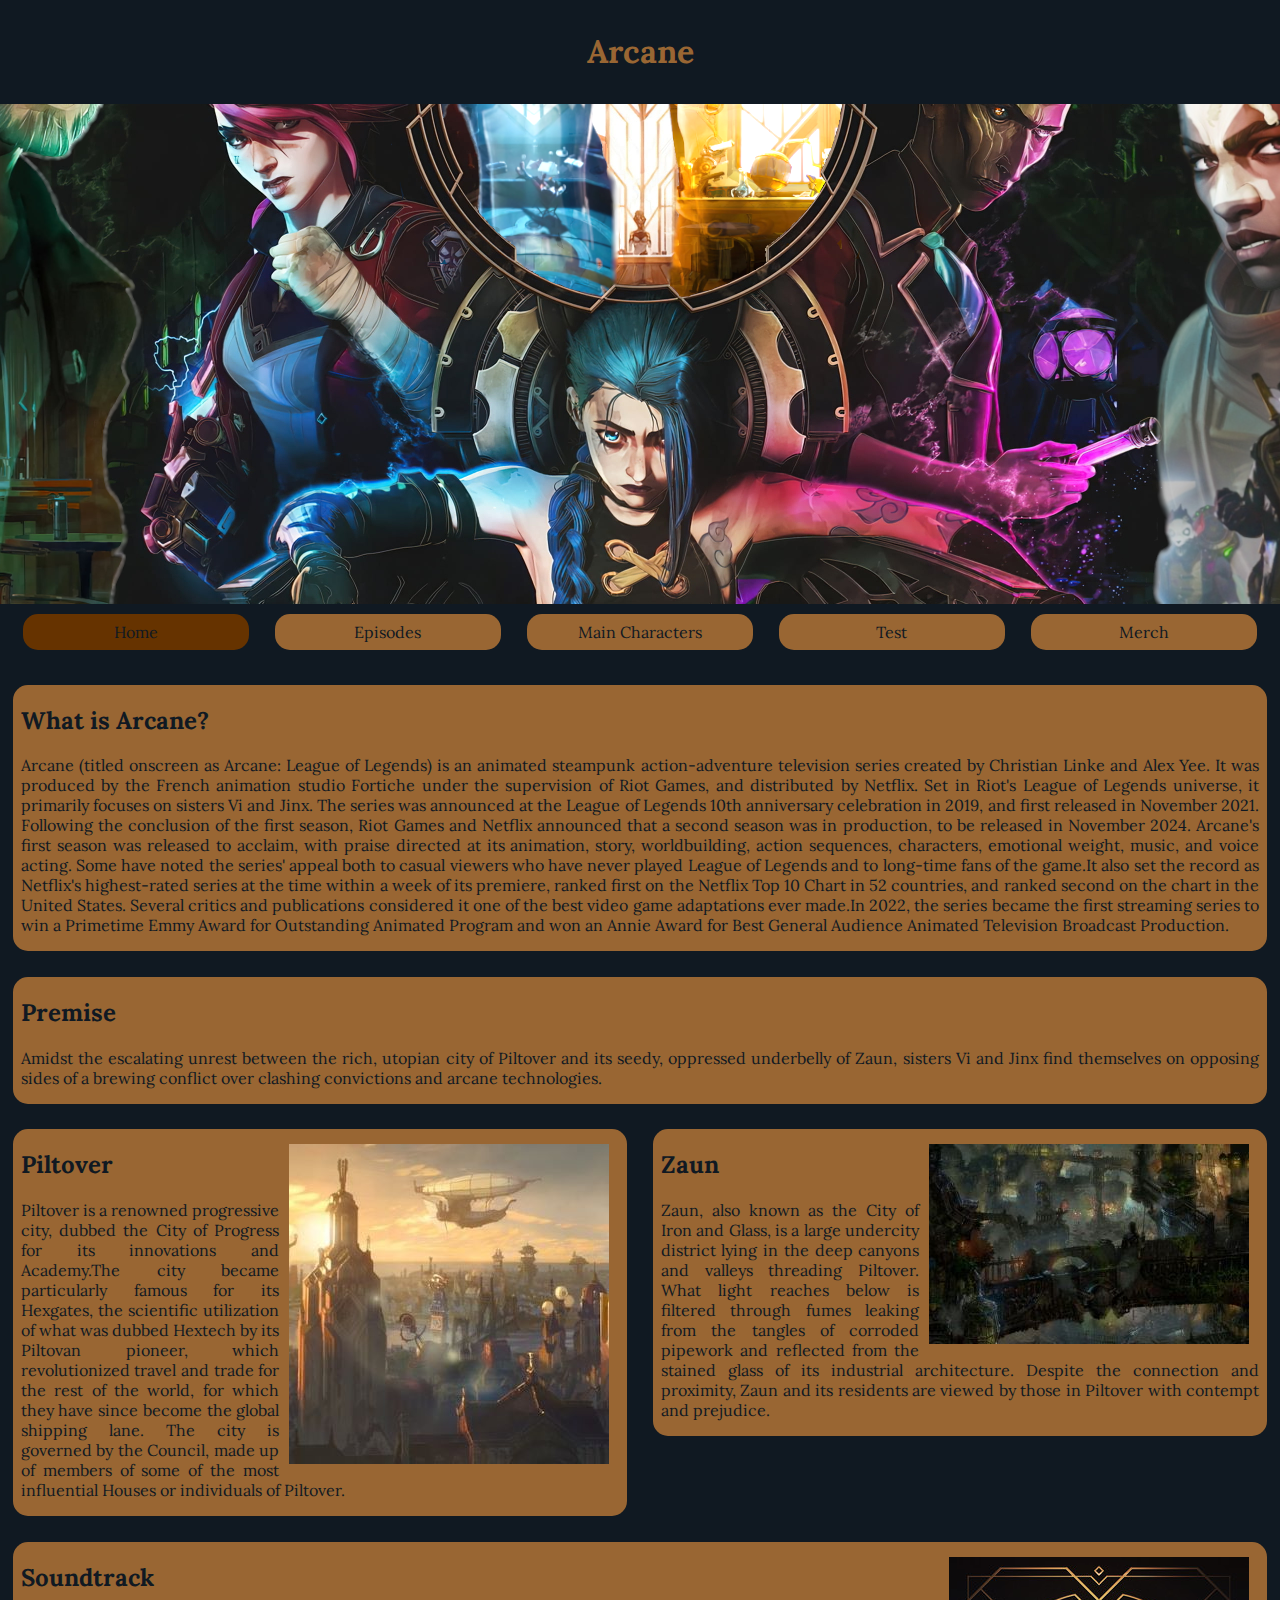
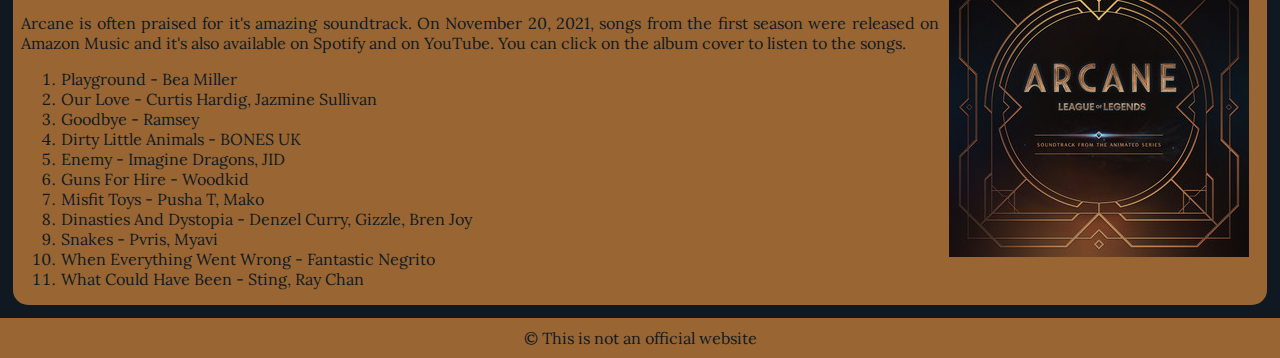
<file: index.html>
<!DOCTYPE html>
<html lang="en">
<head>
    <meta charset="UTF-8">
    <meta name="author" content="Farkas Eszter Szonja">
    <meta name="copyright" content="Csak oktatási célokra">
    <meta name="description" content="Az Arcane című sorozat bemutatása">
    <meta name="viewport" content="width=device-width, initial-scale=1.0">
    <link rel="stylesheet" href="arcane_style.css">
    <link rel="icon" href="favicon.ico" type="image/x-icon">
    <link href="https://fonts.googleapis.com/css2?family=Lora:ital,wght@1,400;1,500&display=swap" rel="stylesheet">
    <title>Arcane</title>
    
</head>
<body>

    <header>
        <h1>Arcane</h1>
    </header>

    <div class="container" id="background"></div>

    <nav>
    <ul>
       <li><a href="#" class="current">Home</a></li> 
       <li><a href="epizod.html">Episodes</a></li>
        <li><a href="karakter.html">Main Characters</a></li>
        <li><a href="teszt.html">Test</a></li>
        <li><a href="rendeles.html">Merch</a></li>
    </ul>
    </nav>
    <div class="container">
    <article>
        <h2>What is Arcane?</h2>
        <p>Arcane (titled onscreen as Arcane: League of Legends) is an animated steampunk action-adventure television series created by Christian Linke and Alex Yee. It was produced by the French animation studio Fortiche under the supervision of Riot Games, and distributed by Netflix. Set in Riot's League of Legends universe, it primarily focuses on sisters Vi and Jinx. The series was announced at the League of Legends 10th anniversary celebration in 2019, and first released in November 2021. Following the conclusion of the first season, Riot Games and Netflix announced that a second season was in production, to be released in November 2024.

            Arcane's first season was released to acclaim, with praise directed at its animation, story, worldbuilding, action sequences, characters, emotional weight, music, and voice acting. Some have noted the series' appeal both to casual viewers who have never played League of Legends and to long-time fans of the game.It also set the record as Netflix's highest-rated series at the time within a week of its premiere, ranked first on the Netflix Top 10 Chart in 52 countries, and ranked second on the chart in the United States. Several critics and publications considered it one of the best video game adaptations ever made.In 2022, the series became the first streaming series to win a Primetime Emmy Award for Outstanding Animated Program and won an Annie Award for Best General Audience Animated Television Broadcast Production.</p>
    </article>

    <article>
        <h2>Premise</h2>
        <p>Amidst the escalating unrest between the rich, utopian city of Piltover and its seedy, oppressed underbelly of Zaun, sisters Vi and Jinx find themselves on opposing sides of a brewing conflict over clashing convictions and arcane technologies.</p>
    </article>

    <article class="piltover">   
        <img src="kepek_fooldal/piltover.jpg" alt="Picture of Piltover" class="varoskep">  
        <h2>Piltover</h2> 
        <p>Piltover is a renowned progressive city, dubbed the City of Progress for its innovations and Academy.The city became particularly famous for its Hexgates, the scientific utilization of what was dubbed Hextech by its Piltovan pioneer, which revolutionized travel and trade for the rest of the world, for which they have since become the global shipping lane. The city is governed by the Council, made up of members of some of the most influential Houses or individuals of Piltover.</p>
        
    </article>

    <article class="zaun">
        <img src="kepek_fooldal/zaun.jpg" alt="Picture of Zaun" class="varoskep">
        <h2>Zaun</h2>
        <p>Zaun, also known as the City of Iron and Glass, is a large undercity district lying in the deep canyons and valleys threading Piltover. What light reaches below is filtered through fumes leaking from the tangles of corroded pipework and reflected from the stained glass of its industrial architecture. Despite the connection and proximity, Zaun and its residents are viewed by those in Piltover with contempt and prejudice.</p>
        
    </article>

    <article class="soundtrack">
        <a href="https://www.youtube.com/watch?v=eeNYBMe0dAE"><img src="kepek_fooldal/soundtrack.jpg" alt="Arcane album cover" class="albumkep"></a>
        <h2>Soundtrack</h2>
        <p>Arcane is often praised for it's amazing soundtrack. On November 20, 2021, songs from the first season were released on Amazon Music and it's also available on Spotify and on YouTube. You can click on the album cover to listen to the songs.</p>
        <ol>
            <li>Playground - Bea Miller</li>
            <li>Our Love - Curtis Hardig, Jazmine Sullivan</li>
            <li>Goodbye - Ramsey</li>
            <li>Dirty Little Animals - BONES UK</li>
            <li>Enemy - Imagine Dragons, JID</li>
            <li>Guns For Hire - Woodkid</li>
            <li>Misfit Toys - Pusha T, Mako</li>
            <li>Dinasties And Dystopia - Denzel Curry, Gizzle, Bren Joy</li>
            <li>Snakes - Pvris, Myavi</li>
            <li>When Everything Went Wrong - Fantastic Negrito</li>
            <li>What Could Have Been - Sting, Ray Chan</li>
        </ol>
        
    </article>



    </div>
    <footer>
        &copy; This is not an official website
    </footer>

</body>
</html>
</file>
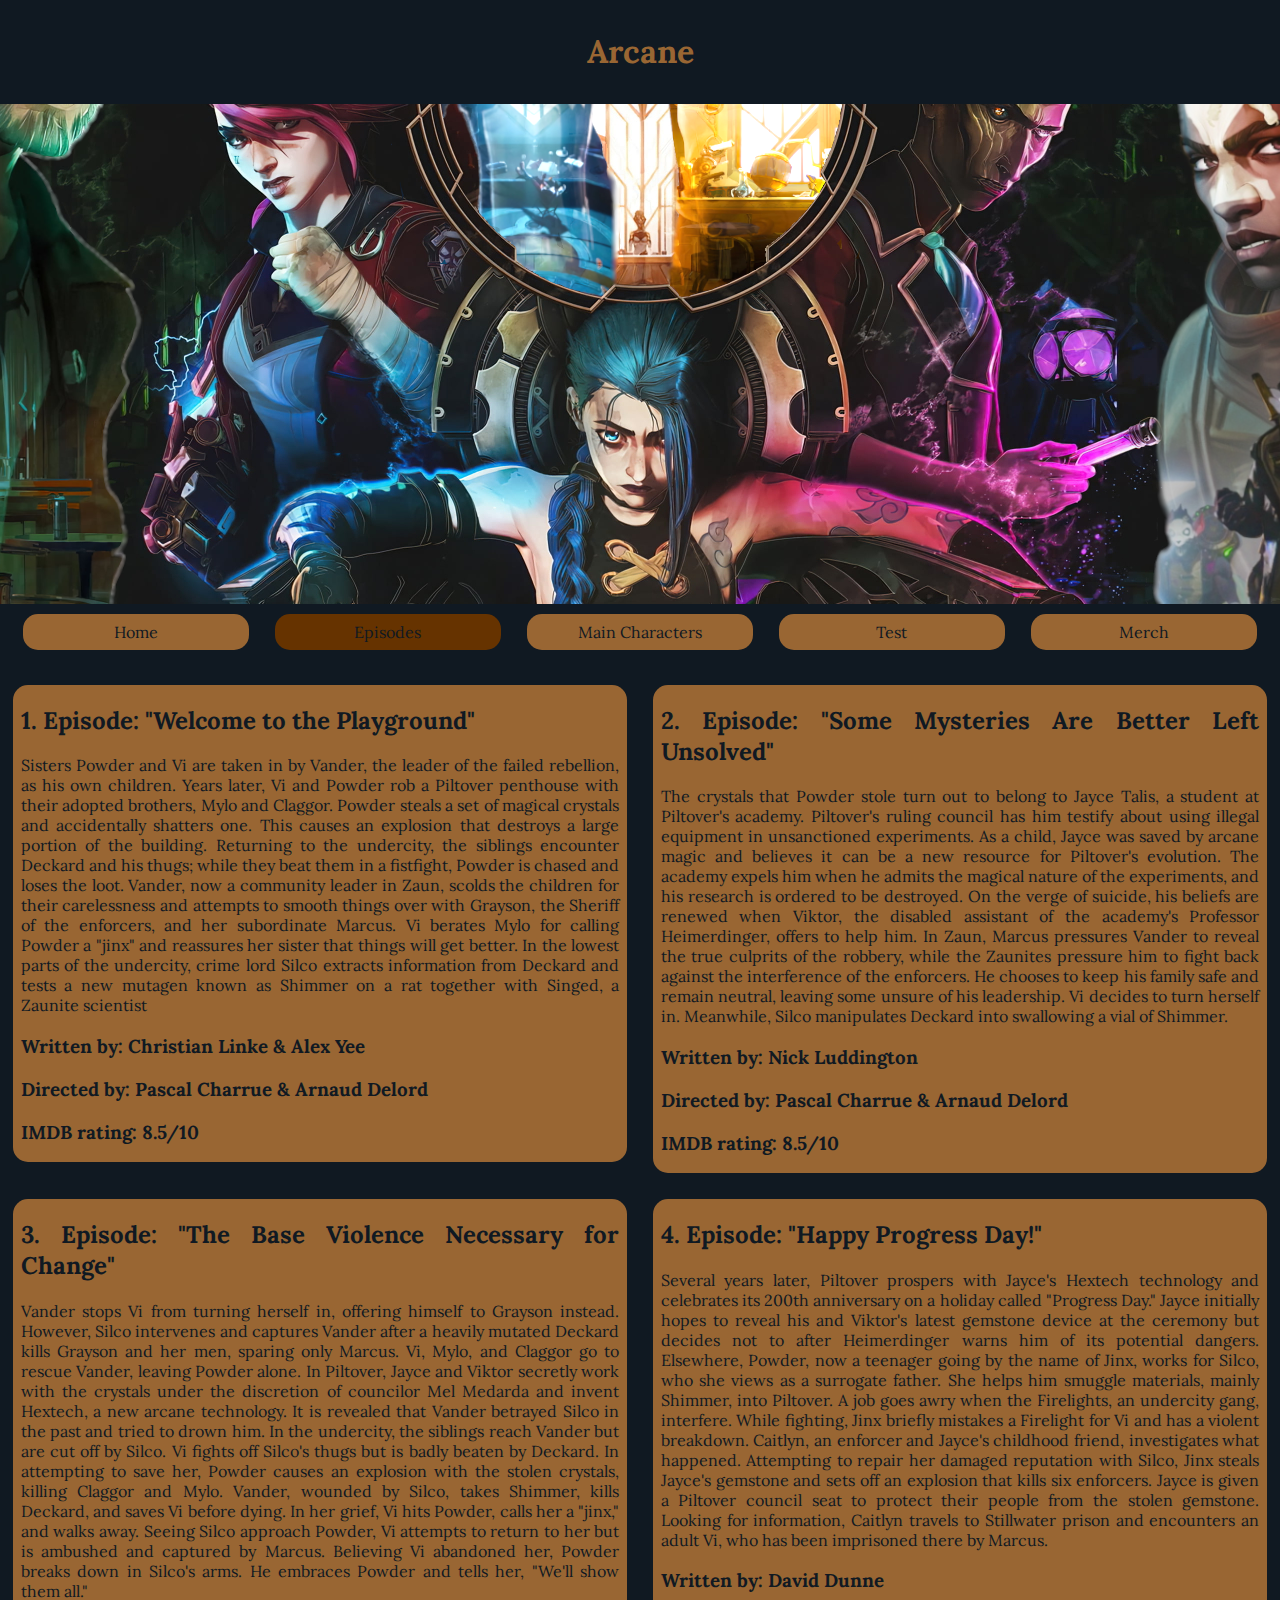
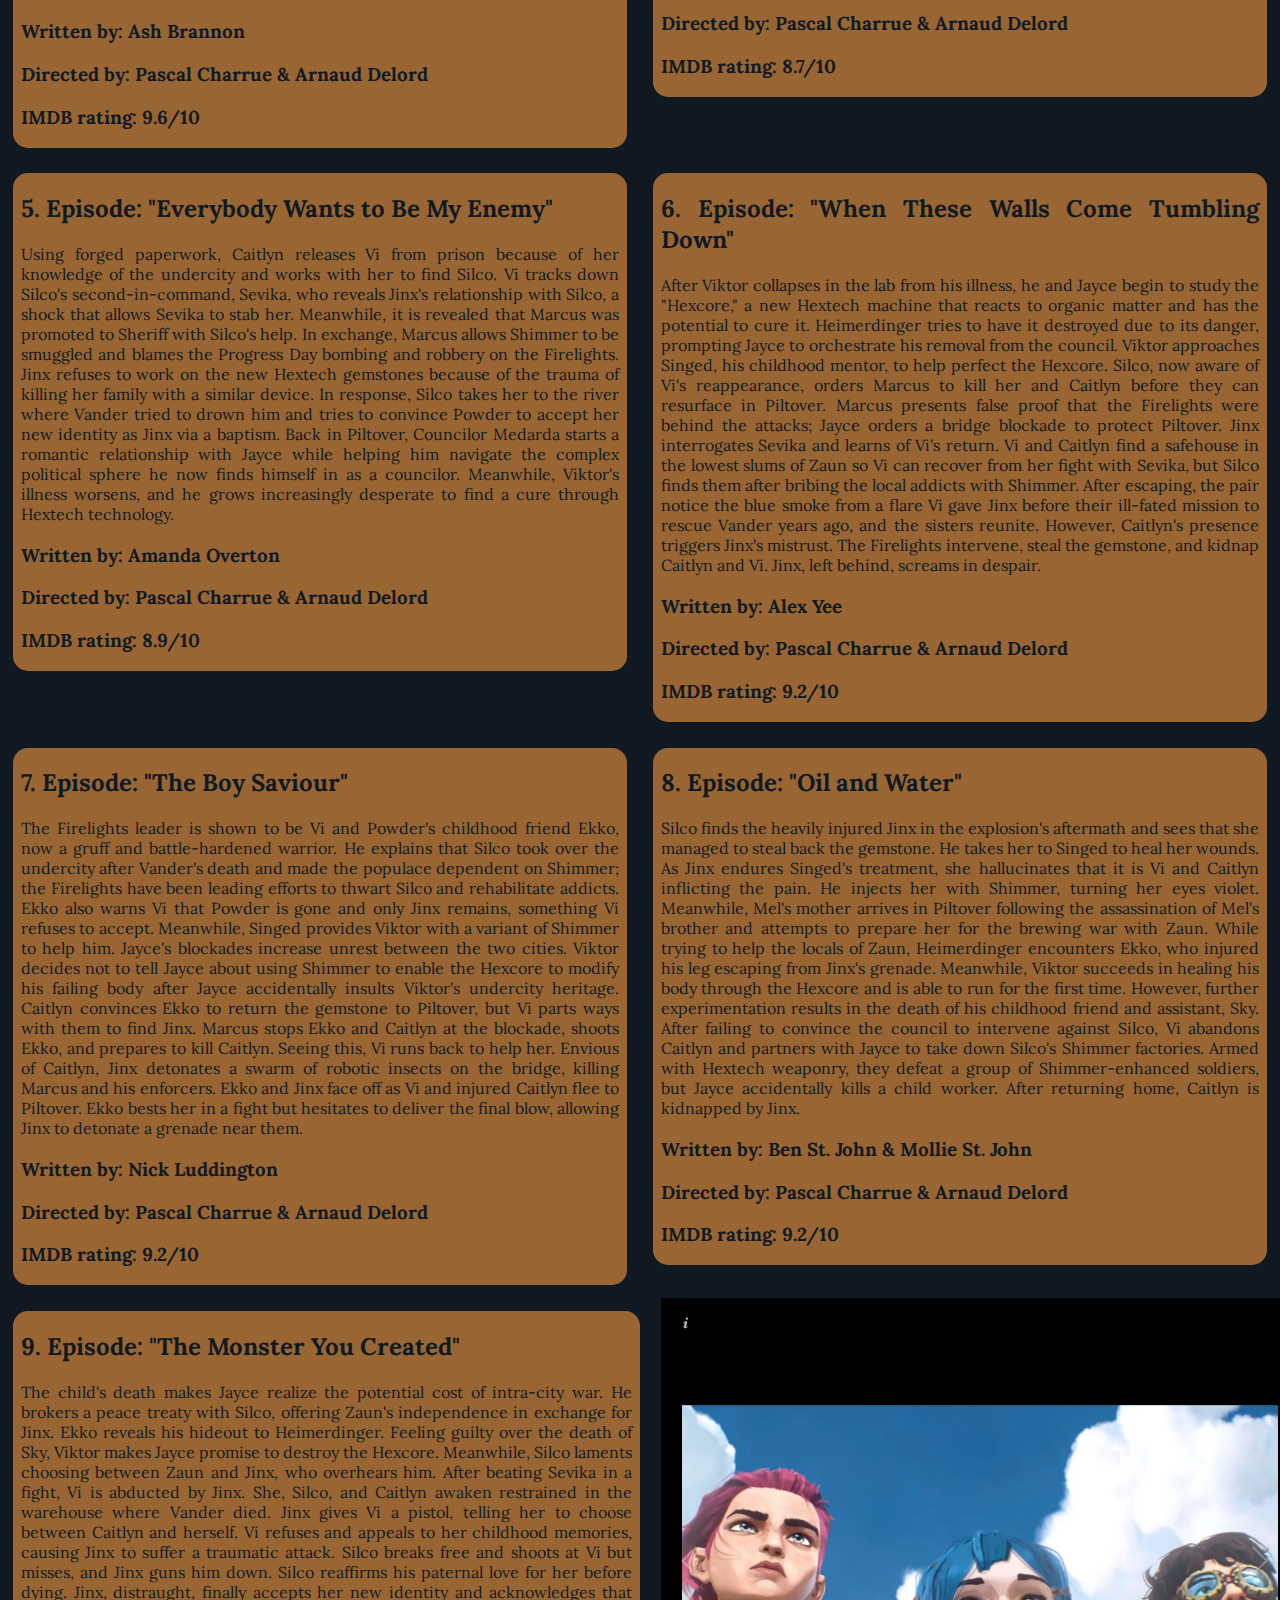
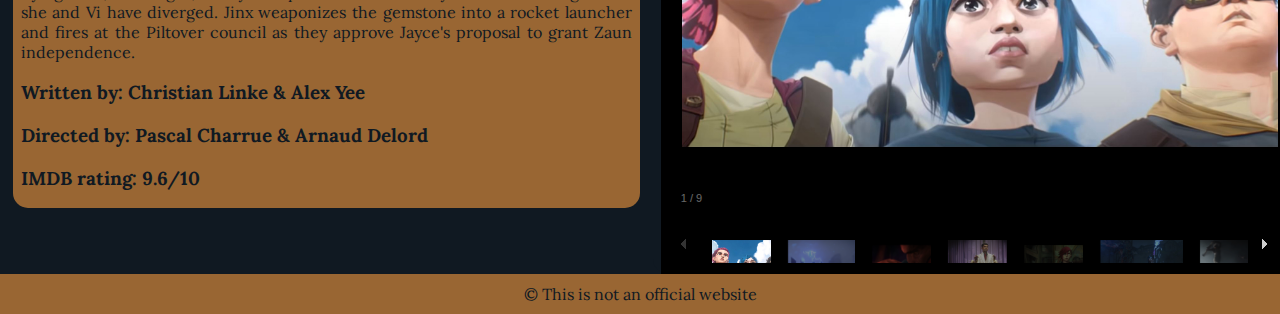
<file: epizod.html>
<!DOCTYPE html>
<html lang="en">
<head>
    <meta charset="UTF-8">
    <meta name="author" content="Farkas Eszter Szonja">
    <meta name="copyright" content="Csak oktatási célokra">
    <meta name="description" content="Az Arcane című sorozat bemutatása">
    <meta name="viewport" content="width=device-width, initial-scale=1.0">
    <link rel="stylesheet" href="arcane_style.css">
    <link rel="icon" href="favicon.ico" type="image/x-icon">
    <link href="https://fonts.googleapis.com/css2?family=Lora:ital,wght@1,400;1,500&display=swap" rel="stylesheet">

    <title>Arcane</title>
    <script src="jquery-3.7.1.min.js"></script>
    <script src="galleria-1.6.1/dist/galleria.min.js"></script>
    <script src="galleria-1.6.1/dist/themes/classic/galleria.classic.min.js">
    </script>
    <script type="text/javascript">
        $(document).ready(function () {
        $('#epizodkepek').galleria(
        width = 500,
        height = 500
     );
        });

        </script>
</head>
<body>

    <header>
        <h1>Arcane</h1>
    </header>

    <div class="container" id="background"></div>

    <nav>
    <ul>
       <li><a href="index.html" >Home</a></li> 
       <li><a href="#" class="current">Episodes</a></li>
        <li><a href="karakter.html">Main Characters</a></li>
        <li><a href="teszt.html">Test</a></li>
        <li><a href="rendeles.html">Merch</a></li>
    </ul>
    </nav>
    <div class="container">
    <article class="episode1">
        <h2>1. Episode: "Welcome to the Playground"</h2>
        <p>Sisters Powder and Vi are taken in by Vander, the leader of the failed rebellion, as his own children. Years later, Vi and Powder rob a Piltover penthouse with their adopted brothers, Mylo and Claggor. Powder steals a set of magical crystals and accidentally shatters one. This causes an explosion that destroys a large portion of the building. Returning to the undercity, the siblings encounter Deckard and his thugs; while they beat them in a fistfight, Powder is chased and loses the loot. Vander, now a community leader in Zaun, scolds the children for their carelessness and attempts to smooth things over with Grayson, the Sheriff of the enforcers, and her subordinate Marcus. Vi berates Mylo for calling Powder a "jinx" and reassures her sister that things will get better. In the lowest parts of the undercity, crime lord Silco extracts information from Deckard and tests a new mutagen known as Shimmer on a rat together with Singed, a Zaunite scientist</p>
        <h3>Written by: Christian Linke & Alex Yee</h3>
        <h3>Directed by: Pascal Charrue & Arnaud Delord</h3>
        <h3>IMDB rating: 8.5/10</h3>
    </article>

    <article class="episode2">
        <h2>2. Episode: "Some Mysteries Are Better Left Unsolved"</h2>
        <p>The crystals that Powder stole turn out to belong to Jayce Talis, a student at Piltover's academy. Piltover's ruling council has him testify about using illegal equipment in unsanctioned experiments. As a child, Jayce was saved by arcane magic and believes it can be a new resource for Piltover's evolution. The academy expels him when he admits the magical nature of the experiments, and his research is ordered to be destroyed. On the verge of suicide, his beliefs are renewed when Viktor, the disabled assistant of the academy's Professor Heimerdinger, offers to help him. In Zaun, Marcus pressures Vander to reveal the true culprits of the robbery, while the Zaunites pressure him to fight back against the interference of the enforcers. He chooses to keep his family safe and remain neutral, leaving some unsure of his leadership. Vi decides to turn herself in. Meanwhile, Silco manipulates Deckard into swallowing a vial of Shimmer.</p>
        <h3>Written by: Nick Luddington</h3>
        <h3>Directed by: Pascal Charrue & Arnaud Delord</h3>
        <h3>IMDB rating: 8.5/10</h3>
    </article>

    <article class="episode3">
        <h2>3. Episode: "The Base Violence Necessary for Change"</h2>
        <p>Vander stops Vi from turning herself in, offering himself to Grayson instead. However, Silco intervenes and captures Vander after a heavily mutated Deckard kills Grayson and her men, sparing only Marcus. Vi, Mylo, and Claggor go to rescue Vander, leaving Powder alone. In Piltover, Jayce and Viktor secretly work with the crystals under the discretion of councilor Mel Medarda and invent Hextech, a new arcane technology. It is revealed that Vander betrayed Silco in the past and tried to drown him. In the undercity, the siblings reach Vander but are cut off by Silco. Vi fights off Silco's thugs but is badly beaten by Deckard. In attempting to save her, Powder causes an explosion with the stolen crystals, killing Claggor and Mylo. Vander, wounded by Silco, takes Shimmer, kills Deckard, and saves Vi before dying. In her grief, Vi hits Powder, calls her a "jinx," and walks away. Seeing Silco approach Powder, Vi attempts to return to her but is ambushed and captured by Marcus. Believing Vi abandoned her, Powder breaks down in Silco's arms. He embraces Powder and tells her, "We'll show them all."</p>
        <h3>Written by: Ash Brannon</h3>
        <h3>Directed by: Pascal Charrue & Arnaud Delord</h3>
        <h3>IMDB rating: 9.6/10</h3>
    </article>

    <article class="episode4">
        <h2>4. Episode: "Happy Progress Day!"</h2>
        <p>Several years later, Piltover prospers with Jayce's Hextech technology and celebrates its 200th anniversary on a holiday called "Progress Day." Jayce initially hopes to reveal his and Viktor's latest gemstone device at the ceremony but decides not to after Heimerdinger warns him of its potential dangers. Elsewhere, Powder, now a teenager going by the name of Jinx, works for Silco, who she views as a surrogate father. She helps him smuggle materials, mainly Shimmer, into Piltover. A job goes awry when the Firelights, an undercity gang, interfere. While fighting, Jinx briefly mistakes a Firelight for Vi and has a violent breakdown. Caitlyn, an enforcer and Jayce's childhood friend, investigates what happened. Attempting to repair her damaged reputation with Silco, Jinx steals Jayce's gemstone and sets off an explosion that kills six enforcers. Jayce is given a Piltover council seat to protect their people from the stolen gemstone. Looking for information, Caitlyn travels to Stillwater prison and encounters an adult Vi, who has been imprisoned there by Marcus.</p>
        <h3>Written by: David Dunne</h3>
        <h3>Directed by: Pascal Charrue & Arnaud Delord</h3>
        <h3>IMDB rating: 8.7/10</h3>
    </article>

    <article class="episode5">
        <h2>5. Episode: "Everybody Wants to Be My Enemy"</h2>
        <p>Using forged paperwork, Caitlyn releases Vi from prison because of her knowledge of the undercity and works with her to find Silco. Vi tracks down Silco's second-in-command, Sevika, who reveals Jinx's relationship with Silco, a shock that allows Sevika to stab her. Meanwhile, it is revealed that Marcus was promoted to Sheriff with Silco's help. In exchange, Marcus allows Shimmer to be smuggled and blames the Progress Day bombing and robbery on the Firelights. Jinx refuses to work on the new Hextech gemstones because of the trauma of killing her family with a similar device. In response, Silco takes her to the river where Vander tried to drown him and tries to convince Powder to accept her new identity as Jinx via a baptism. Back in Piltover, Councilor Medarda starts a romantic relationship with Jayce while helping him navigate the complex political sphere he now finds himself in as a councilor. Meanwhile, Viktor's illness worsens, and he grows increasingly desperate to find a cure through Hextech technology.</p>
        <h3>Written by: Amanda Overton</h3>
        <h3>Directed by: Pascal Charrue & Arnaud Delord</h3>
        <h3>IMDB rating: 8.9/10</h3>
    </article>

    <article class="episode6">
        <h2>6. Episode: "When These Walls Come Tumbling Down"</h2>
        <p>After Viktor collapses in the lab from his illness, he and Jayce begin to study the "Hexcore," a new Hextech machine that reacts to organic matter and has the potential to cure it. Heimerdinger tries to have it destroyed due to its danger, prompting Jayce to orchestrate his removal from the council. Viktor approaches Singed, his childhood mentor, to help perfect the Hexcore. Silco, now aware of Vi's reappearance, orders Marcus to kill her and Caitlyn before they can resurface in Piltover. Marcus presents false proof that the Firelights were behind the attacks; Jayce orders a bridge blockade to protect Piltover. Jinx interrogates Sevika and learns of Vi's return. Vi and Caitlyn find a safehouse in the lowest slums of Zaun so Vi can recover from her fight with Sevika, but Silco finds them after bribing the local addicts with Shimmer. After escaping, the pair notice the blue smoke from a flare Vi gave Jinx before their ill-fated mission to rescue Vander years ago, and the sisters reunite. However, Caitlyn's presence triggers Jinx's mistrust. The Firelights intervene, steal the gemstone, and kidnap Caitlyn and Vi. Jinx, left behind, screams in despair.</p>
        <h3>Written by: Alex Yee</h3>
        <h3>Directed by: Pascal Charrue & Arnaud Delord</h3>
        <h3>IMDB rating: 9.2/10</h3>
    </article>

    <article class="episode7">
        <h2>7. Episode: "The Boy Saviour"</h2>
        <p>The Firelights leader is shown to be Vi and Powder's childhood friend Ekko, now a gruff and battle-hardened warrior. He explains that Silco took over the undercity after Vander's death and made the populace dependent on Shimmer; the Firelights have been leading efforts to thwart Silco and rehabilitate addicts. Ekko also warns Vi that Powder is gone and only Jinx remains, something Vi refuses to accept. Meanwhile, Singed provides Viktor with a variant of Shimmer to help him. Jayce's blockades increase unrest between the two cities. Viktor decides not to tell Jayce about using Shimmer to enable the Hexcore to modify his failing body after Jayce accidentally insults Viktor's undercity heritage. Caitlyn convinces Ekko to return the gemstone to Piltover, but Vi parts ways with them to find Jinx. Marcus stops Ekko and Caitlyn at the blockade, shoots Ekko, and prepares to kill Caitlyn. Seeing this, Vi runs back to help her. Envious of Caitlyn, Jinx detonates a swarm of robotic insects on the bridge, killing Marcus and his enforcers. Ekko and Jinx face off as Vi and injured Caitlyn flee to Piltover. Ekko bests her in a fight but hesitates to deliver the final blow, allowing Jinx to detonate a grenade near them.</p>
        <h3>Written by: Nick Luddington</h3>
        <h3>Directed by: Pascal Charrue & Arnaud Delord</h3>
        <h3>IMDB rating: 9.2/10</h3>
    </article>

    <article class="episode8">
        <h2>8. Episode: "Oil and Water"</h2>
        <p>Silco finds the heavily injured Jinx in the explosion's aftermath and sees that she managed to steal back the gemstone. He takes her to Singed to heal her wounds. As Jinx endures Singed's treatment, she hallucinates that it is Vi and Caitlyn inflicting the pain. He injects her with Shimmer, turning her eyes violet. Meanwhile, Mel's mother arrives in Piltover following the assassination of Mel's brother and attempts to prepare her for the brewing war with Zaun. While trying to help the locals of Zaun, Heimerdinger encounters Ekko, who injured his leg escaping from Jinx's grenade. Meanwhile, Viktor succeeds in healing his body through the Hexcore and is able to run for the first time. However, further experimentation results in the death of his childhood friend and assistant, Sky. After failing to convince the council to intervene against Silco, Vi abandons Caitlyn and partners with Jayce to take down Silco's Shimmer factories. Armed with Hextech weaponry, they defeat a group of Shimmer-enhanced soldiers, but Jayce accidentally kills a child worker. After returning home, Caitlyn is kidnapped by Jinx.</p>
        <h3>Written by: Ben St. John & Mollie St. John</h3>
        <h3>Directed by: Pascal Charrue & Arnaud Delord</h3>
        <h3>IMDB rating: 9.2/10</h3>
    </article>

    <article class="episode9">
        <h2>9. Episode: "The Monster You Created"</h2>
        <p>The child's death makes Jayce realize the potential cost of intra-city war. He brokers a peace treaty with Silco, offering Zaun's independence in exchange for Jinx. Ekko reveals his hideout to Heimerdinger. Feeling guilty over the death of Sky, Viktor makes Jayce promise to destroy the Hexcore. Meanwhile, Silco laments choosing between Zaun and Jinx, who overhears him. After beating Sevika in a fight, Vi is abducted by Jinx. She, Silco, and Caitlyn awaken restrained in the warehouse where Vander died. Jinx gives Vi a pistol, telling her to choose between Caitlyn and herself. Vi refuses and appeals to her childhood memories, causing Jinx to suffer a traumatic attack. Silco breaks free and shoots at Vi but misses, and Jinx guns him down. Silco reaffirms his paternal love for her before dying. Jinx, distraught, finally accepts her new identity and acknowledges that she and Vi have diverged. Jinx weaponizes the gemstone into a rocket launcher and fires at the Piltover council as they approve Jayce's proposal to grant Zaun independence.</p>
        <h3>Written by: Christian Linke & Alex Yee</h3>
        <h3>Directed by: Pascal Charrue & Arnaud Delord</h3>
        <h3>IMDB rating: 9.6/10</h3>

        
    </article>
    
    <article id="epizodkepek" class="galleria">
        <img src="kepek_epizod/epizod1.jpg" alt="Young  Vi and Powder rob a Piltover penthouse with their adopted brothers" title="Picture from the first episode">
        <img src="kepek_epizod/epizod2.jpg" alt="Young Jayce and his mother are saved by magic" title="Picture from the second episode">
        <img src="kepek_epizod/epizod3.jpg" alt="Silco adopts Powder" title="Picture from the third episode">
        <img src="kepek_epizod/epizod4.jpg" alt="Jayce gives a speech on Progress Day" title="Picture from the fourth episode">
        <img src="kepek_epizod/epizod5.png" alt="Vi and Caitlyn in Zaun" title="Picture from the fifth episode">
        <img src="kepek_epizod/epizod6.jpg" alt="Jinx uses the signal that Vi gave her" title="Picture from the sixth episode">
        <img src="kepek_epizod/epizod7.jpg" alt="Ekko fights Jinx" title="Picture from the seventh episode">
        <img src="kepek_epizod/epizod8.jpg" alt="Vi teams up with Jayce to take down Silco's factories" title="Picture from the eighth episode">
        <img src="kepek_epizod/epizod9.jpg" alt="Jinx weaponizes the gemstone into a rocket launcher and fires at the Piltover council" title="Picture from the ninth episode">
        </article>

    


    </div>
    <footer>
        &copy; This is not an official website
    </footer>

</body>
</html>
</file>
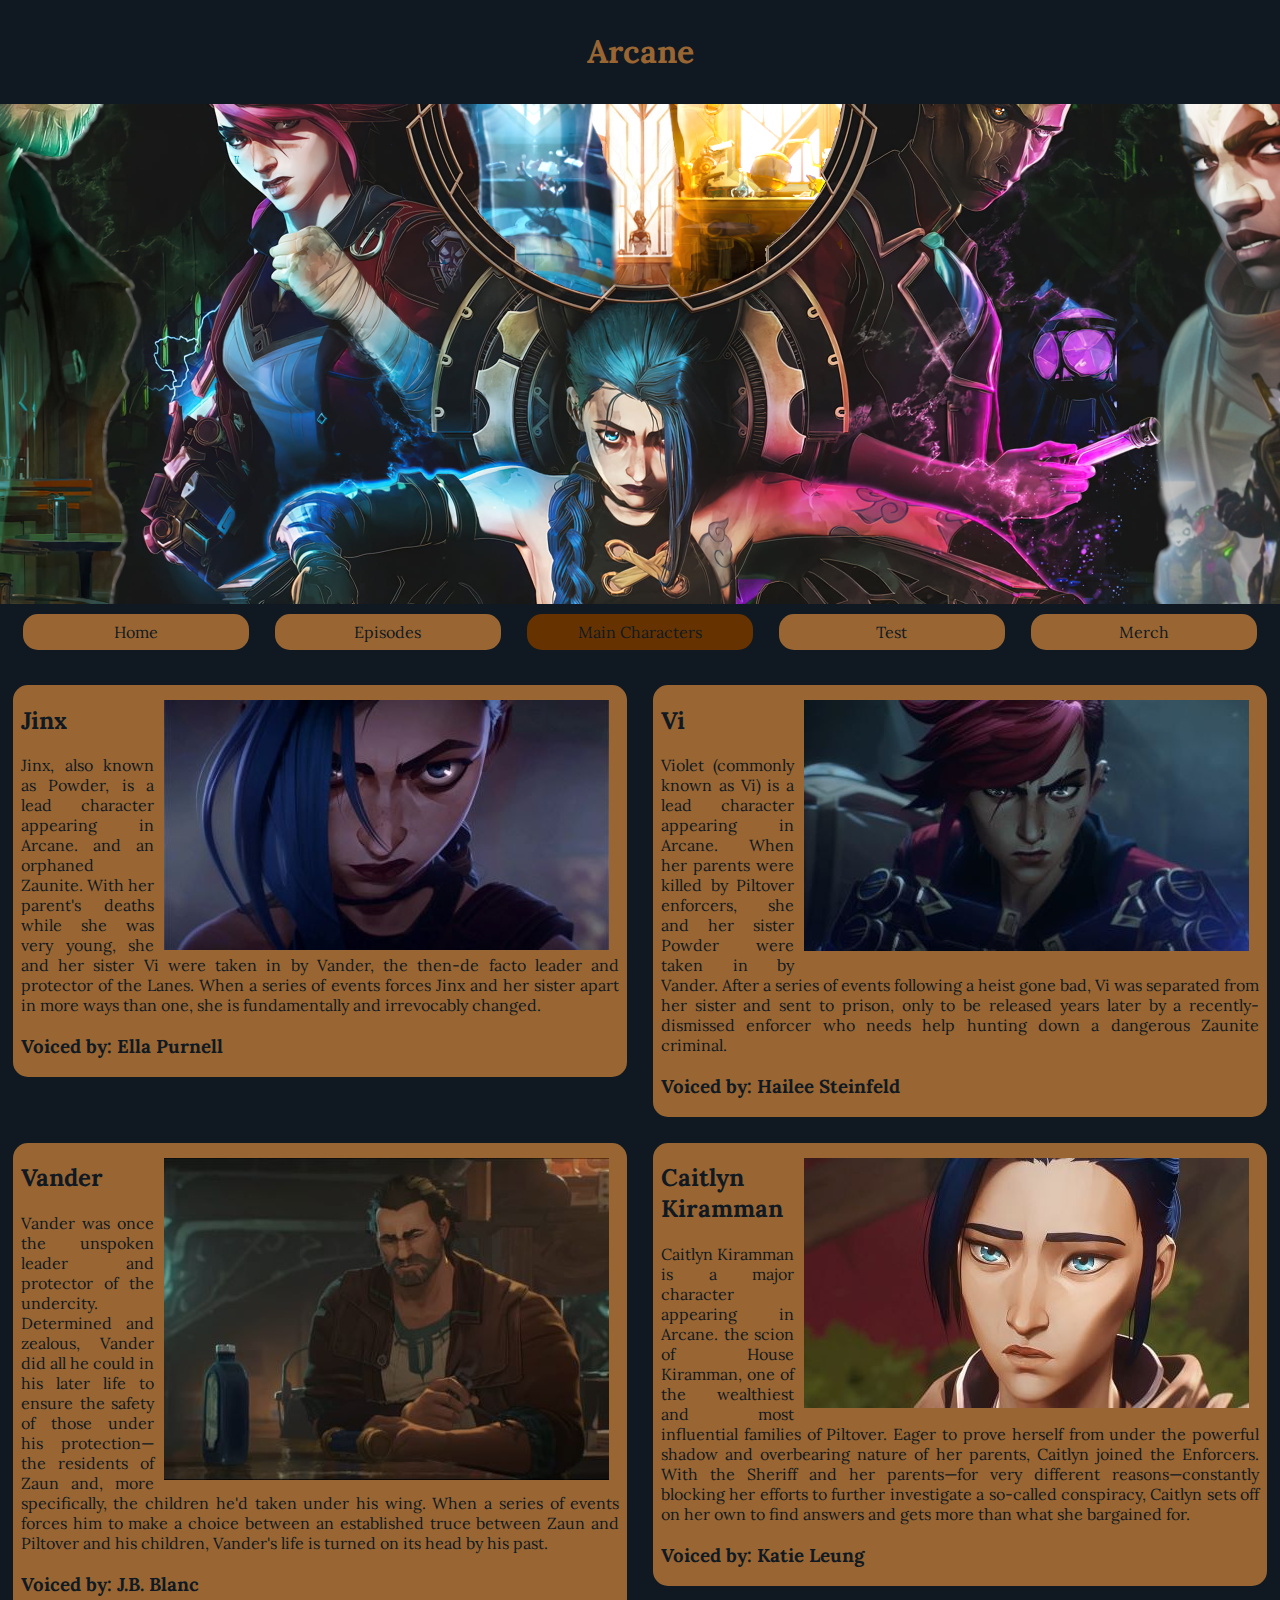
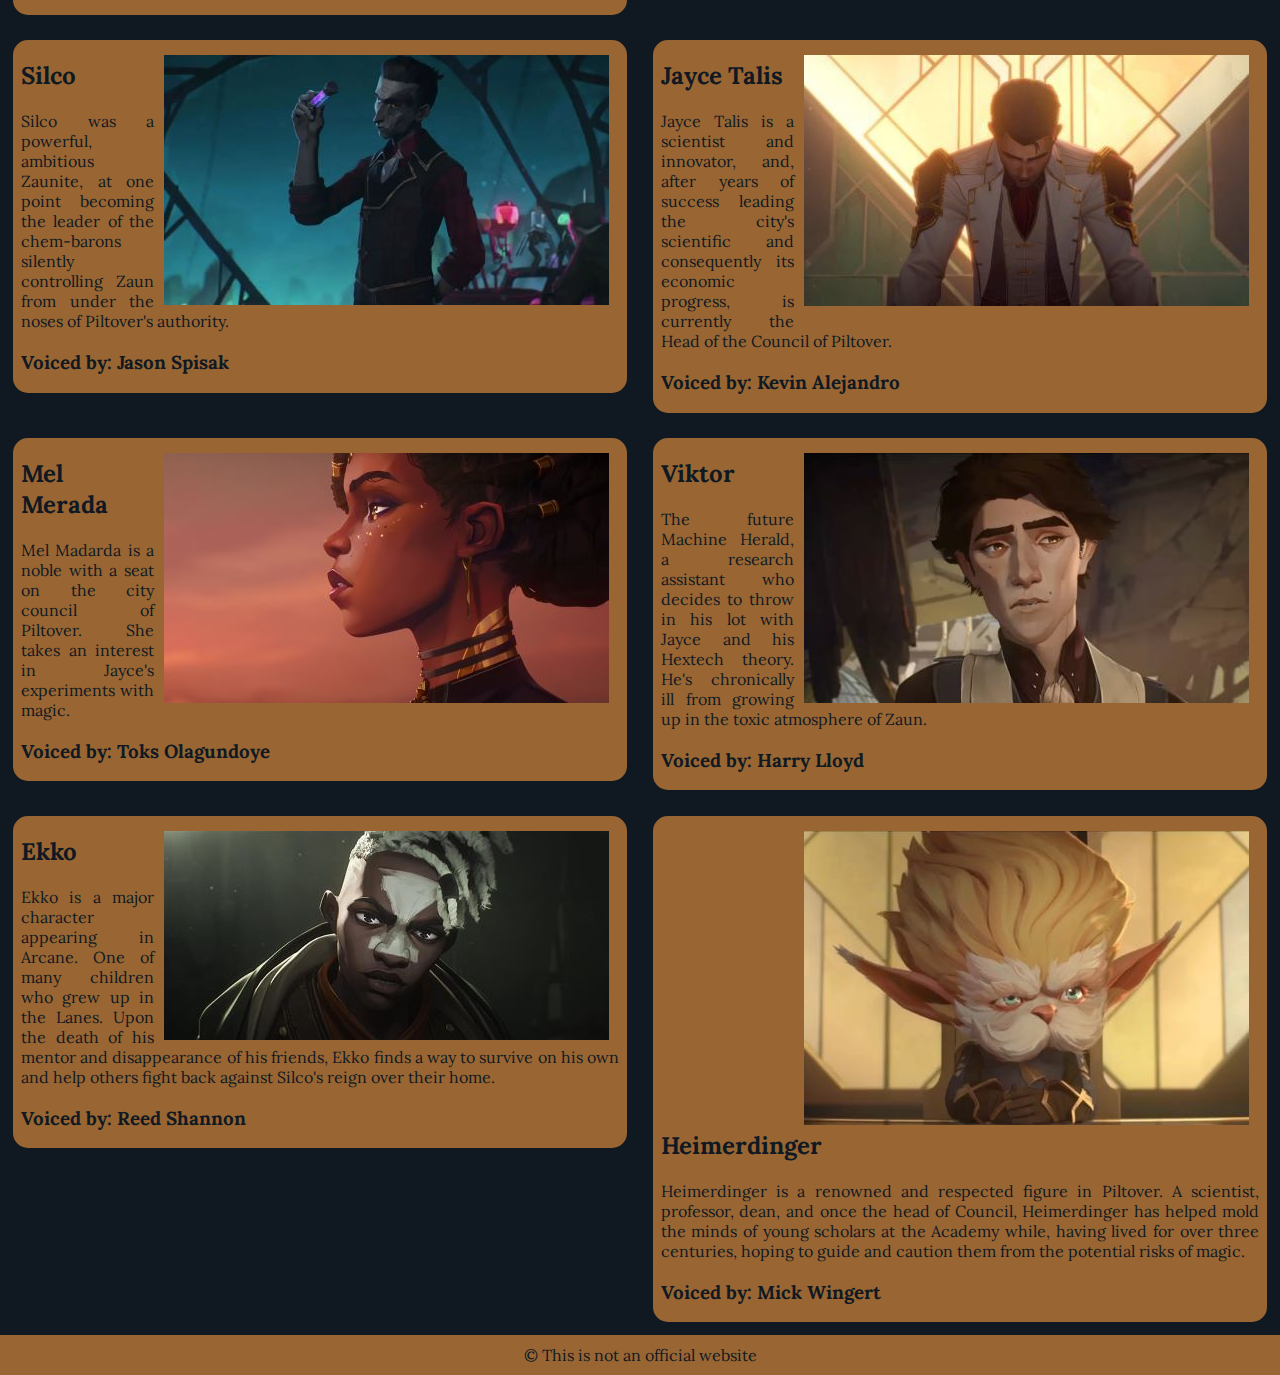
<file: karakter.html>
<!DOCTYPE html>
<html lang="en">
<head>
    <meta charset="UTF-8">
    <meta name="author" content="Farkas Eszter Szonja">
    <meta name="copyright" content="Csak oktatási célokra">
    <meta name="description" content="Az Arcane című sorozat bemutatása">
    <meta name="viewport" content="width=device-width, initial-scale=1.0">
    <link rel="stylesheet" href="arcane_style.css">
    <link rel="icon" href="favicon.ico" type="image/x-icon">
    <link href="https://fonts.googleapis.com/css2?family=Lora:ital,wght@1,400;1,500&display=swap" rel="stylesheet">
    <title>Arcane</title>
    
</head>
<body>

    <header>
        <h1>Arcane</h1>
    </header>

    <div class="container" id="background"></div>

    <nav>
    <ul>
       <li><a href="index.html" >Home</a></li> 
       <li><a href="epizod.html" >Episodes</a></li>
        <li><a href="#" class="current"> Main Characters</a></li>
        <li><a href="teszt.html">Test</a></li>
        <li><a href="rendeles.html">Merch</a></li>
    </ul>
    </nav>
    <div class="container">
    <article class="jinx">
        <img src="kepek_karakterek/jinx.jpg" alt="A picture of Jinx" class="karakterkep">
        <h2>Jinx</h2>
        <p>Jinx, also known as Powder, is a lead character appearing in Arcane. and an orphaned Zaunite. With her parent's deaths while she was very young, she and her sister Vi were taken in by Vander, the then-de facto leader and protector of the Lanes. When a series of events forces Jinx and her sister apart in more ways than one, she is fundamentally and irrevocably changed.</p>
        <h3>Voiced by: Ella Purnell</h3>
    </article>

    <article class="vi">
        <img src="kepek_karakterek/vi.jpg" alt="A picture of Vi" class="karakterkep">
        <h2>Vi</h2>
        <p>Violet (commonly known as Vi) is a lead character appearing in Arcane. When her parents were killed by Piltover enforcers, she and her sister Powder were taken in by Vander. After a series of events following a heist gone bad, Vi was separated from her sister and sent to prison, only to be released years later by a recently-dismissed enforcer who needs help hunting down a dangerous Zaunite criminal.</p>
        <p></p>
        <h3>Voiced by: Hailee Steinfeld</h3>
        
    </article>

    <article class="vander">
        <img src="kepek_karakterek/vander.jpg" alt="A picture of Vander" class="karakterkep">
        <h2>Vander</h2>
        <p>Vander was once the unspoken leader and protector of the undercity. Determined and zealous, Vander did all he could in his later life to ensure the safety of those under his protection—the residents of Zaun and, more specifically, the children he'd taken under his wing. When a series of events forces him to make a choice between an established truce between Zaun and Piltover and his children, Vander's life is turned on its head by his past.</p>
        <h3>Voiced by: J.B. Blanc</h3>
    </article>

    <article class="caitlyn">
        <img src="kepek_karakterek/caitlyn.jpg" alt="A picture of Caitlyn" class="karakterkep">
        <h2>Caitlyn Kiramman</h2>
        <p>Caitlyn Kiramman is a major character appearing in Arcane. the scion of House Kiramman, one of the wealthiest and most influential families of Piltover. Eager to prove herself from under the powerful shadow and overbearing nature of her parents, Caitlyn joined the Enforcers. With the Sheriff and her parents—for very different reasons—constantly blocking her efforts to further investigate a so-called conspiracy, Caitlyn sets off on her own to find answers and gets more than what she bargained for.</p>
        <h3>Voiced by: Katie Leung</h3>
    </article>

    <article class="silco">
        <img src="kepek_karakterek/silco.jpg" alt="A picture of Silco" class="karakterkep">
        <h2>Silco</h2>
        <p>Silco was a powerful, ambitious Zaunite, at one point becoming the leader of the chem-barons silently controlling Zaun from under the noses of Piltover's authority.</p>
        <h3>Voiced by: Jason Spisak</h3>
    </article>


    <article class="jayce">
        <img src="kepek_karakterek/jayce.jpg" alt="A picture of Jayce" class="karakterkep">
        <h2>Jayce Talis</h2>
        <p>Jayce Talis is a scientist and innovator, and, after years of success leading the city's scientific and consequently its economic progress, is currently the Head of the Council of Piltover.</p>
        <h3>Voiced by: Kevin Alejandro</h3>
    </article>

    
    <article class="mel">
        <img src="kepek_karakterek/mel.jpg" alt="A picture of Mel" class="karakterkep">
        <h2>Mel Merada</h2>
        <p>Mel Madarda is a noble with a seat on the city council of Piltover. She takes an interest in Jayce's experiments with magic.</p>
        <h3>Voiced by: Toks Olagundoye</h3>
    </article>

    <article class="viktor">
        <img src="kepek_karakterek/viktor.jpg" alt="A picture of Viktor" class="karakterkep">
        <h2>Viktor</h2>
        <p>The future Machine Herald, a research assistant who decides to throw in his lot with Jayce and his Hextech theory. He's chronically ill from growing up in the toxic atmosphere of Zaun.</p>
        <h3>Voiced by: Harry  Lloyd</h3>
    </article>

    <article class="ekko">
        <img src="kepek_karakterek/ekko.jpg" alt="A picture of Ekko" class="karakterkep">
        <h2>Ekko</h2>
        <p>Ekko is a major character appearing in Arcane. One of many children who grew up in the Lanes. Upon the death of his mentor and disappearance of his friends, Ekko finds a way to survive on his own and help others fight back against Silco's reign over their home.</p>
        <h3>Voiced by: Reed Shannon</h3>
    </article>


    <article class="heimerdinger">
        <img src="kepek_karakterek/heimerdinger.jpg" alt="heimerdinger" class="karakterkep">
        <h2>Heimerdinger</h2>
        <p>Heimerdinger is a renowned and respected figure in Piltover. A scientist, professor, dean, and once the head of Council, Heimerdinger has helped mold the minds of young scholars at the Academy while, having lived for over three centuries, hoping to guide and caution them from the potential risks of magic.</p>
        <h3>Voiced by: Mick Wingert</h3>
    </article>



    


    </div>
    <footer>
        &copy; This is not an official website
    </footer>

</body>
</html>
</file>
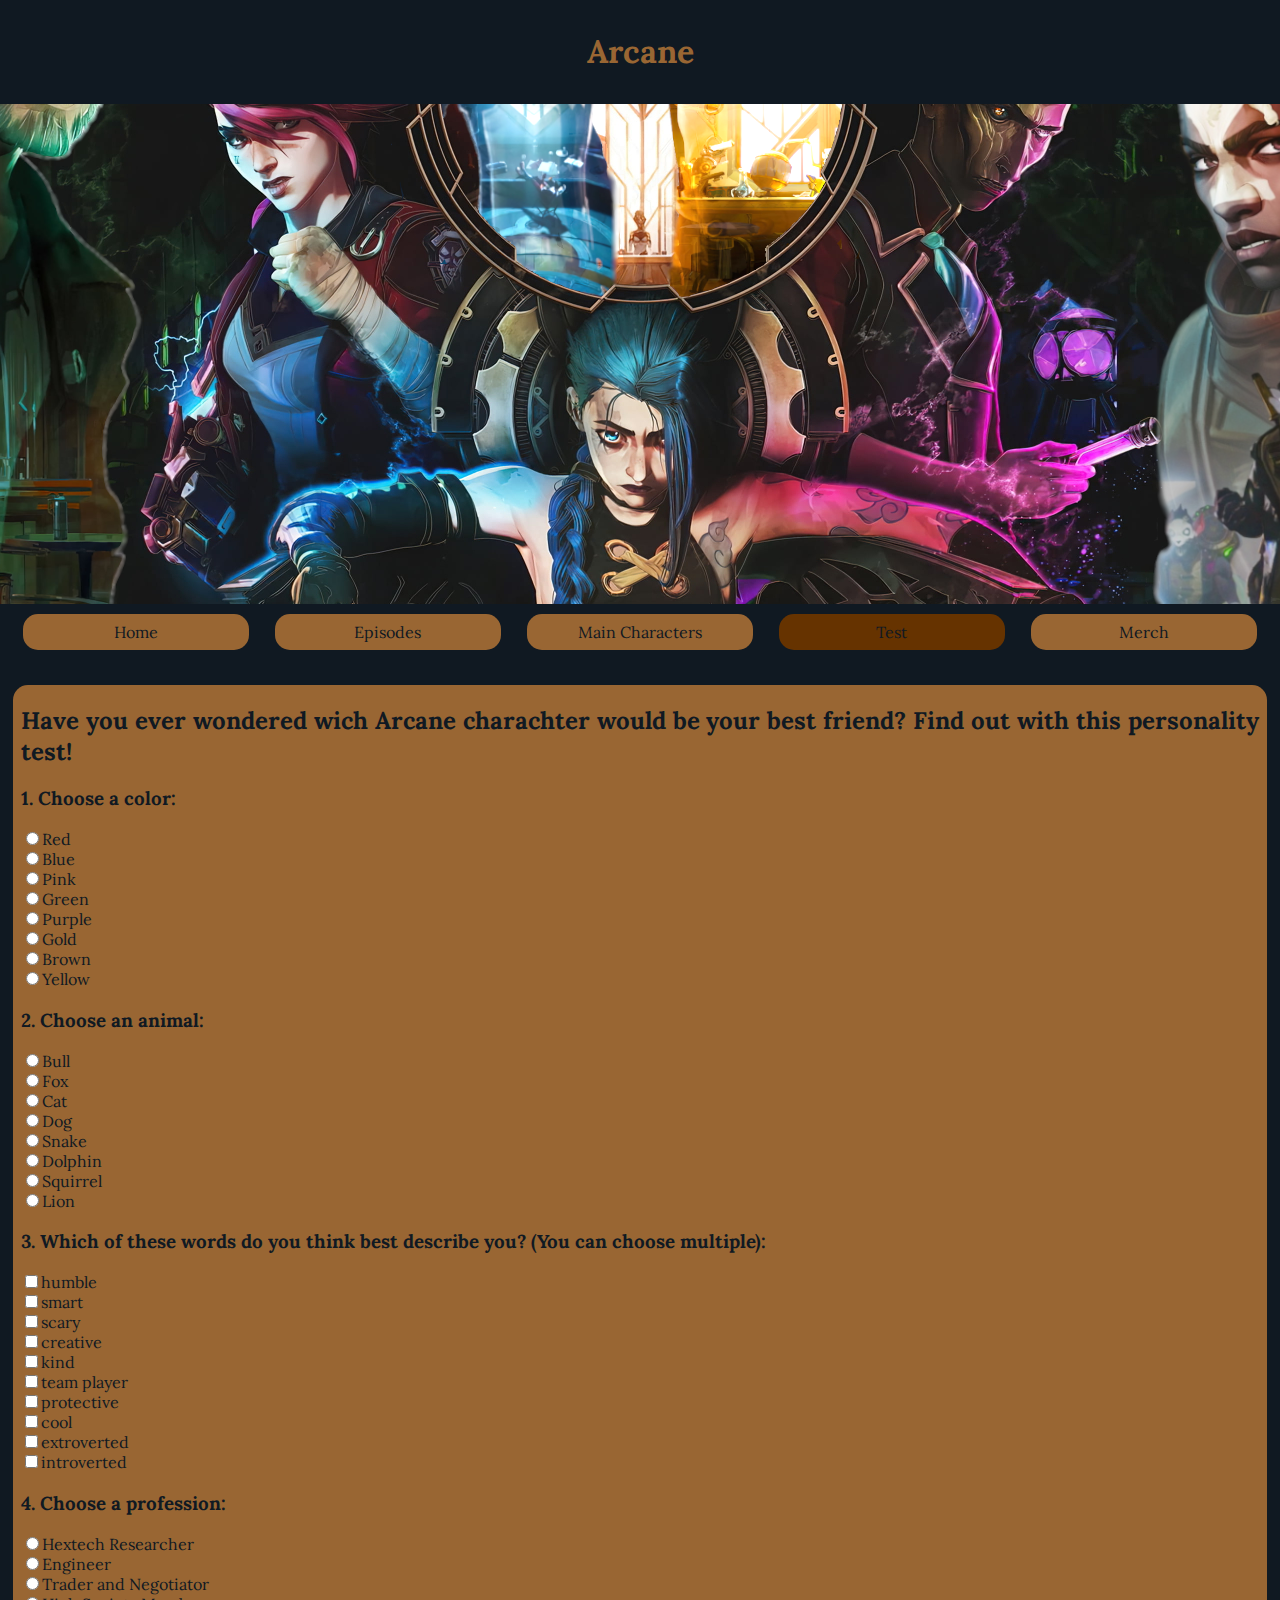
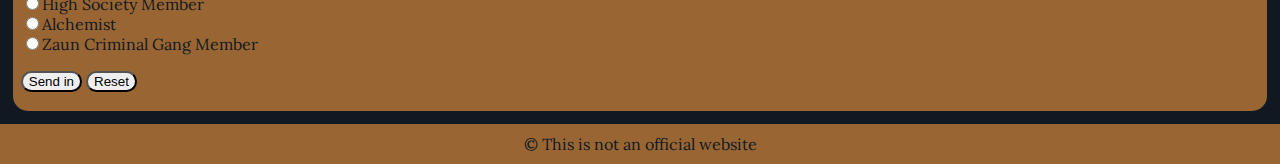
<file: teszt.html>
<!DOCTYPE html>
<html lang="en">
<head>
    <meta charset="UTF-8">
    <meta name="author" content="Farkas Eszter Szonja">
    <meta name="copyright" content="Csak oktatási célokra">
    <meta name="description" content="Az Arcane című sorozat bemutatása">
    <meta name="viewport" content="width=device-width, initial-scale=1.0">
    <link rel="stylesheet" href="arcane_style.css">
    <link rel="icon" href="favicon.ico" type="image/x-icon">
    <link href="https://fonts.googleapis.com/css2?family=Lora:ital,wght@1,400;1,500&display=swap" rel="stylesheet">
    <title>Arcane</title>
    
</head>
<body>

    <header>
        <h1>Arcane</h1>
    </header>

    <div class="container" id="background"></div>

    <nav>
    <ul>
        <li><a href="index.html">Home</a></li> 
        <li><a href="epizod.html">Episodes</a></li>
        <li><a href="karakter.html">Main Characters</a></li>
        <li><a href="#" class="current">Test</a></li>
        <li><a href="rendeles.html">Merch</a></li>
    </ul>
    </nav>
    <div class="container">
        <article>
            
            <h2>Have you ever wondered wich Arcane charachter would be your best friend? Find out with this personality test!</h2>
            <form id="myform" method="post" action="#">
                
                <h3>1. Choose a color:</h3>
                <label><input type="radio" id="red" name="szin">Red<br></label>
                <label> <input type="radio" id="blue" name="szin">Blue<br></label>
                <label><input type="radio" id="pink" name="szin">Pink<br></label>
                <label><input type="radio" id="green" name="szin">Green<br></label>
                <label><input type="radio" id="purple" name="szin">Purple<br></label>
                <label><input type="radio" id="gold" name="szin">Gold<br></label>
                <label><input type="radio" id="brown" name="szin">Brown<br></label>
                <label><input type="radio" id="yellow" name="szin">Yellow<br></label>
            


                <h3>2. Choose an animal:</h3>
                <label><input type="radio" id="bull" name="allat">Bull<br></label>
                <label><input type="radio" id="fox" name="allat">Fox<br></label>
                <label><input type="radio" id="cat" name="allat">Cat<br></label>
                <label><input type="radio" id="dog" name="allat">Dog<br></label>   
                <label><input type="radio" id="snake" name="allat">Snake<br></label>
                <label><input type="radio" id="dolphin" name="allat">Dolphin<br></label>
                <label><input type="radio" id="squirrel" name="allat">Squirrel<br></label>
                <label><input type="radio" id="lion" name="allat">Lion<br></label>

                
                <h3>3. Which of these words do you think best describe you? (You can choose multiple):</h3>
                <label><input type="checkbox" id="t1">humble<br></label>
                <label><input type="checkbox" id="t2">smart<br></label>
                <label><input type="checkbox" id="t3">scary<br></label>
                <label><input type="checkbox" id="t4">creative<br></label>
                <label><input type="checkbox" id="t5">kind<br></label>
                <label><input type="checkbox" id="t6">team player<br></label>
                <label><input type="checkbox" id="t7">protective<br></label>
                <label><input type="checkbox" id="t8">cool<br></label>
                <label><input type="checkbox" id="t9">extroverted<br></label>
                <label><input type="checkbox" id="t10">introverted<br></label>

                <h3>4. Choose a profession:</h3>
                <label><input type="radio" id="research" name="foglalkozas">Hextech Researcher<br></label>
                <label><input type="radio" id="engineer" name="foglalkozas">Engineer<br></label>
                <label><input type="radio" id="trade" name="foglalkozas">Trader and Negotiator<br></label>    
                <label><input type="radio" id="society" name="foglalkozas">High Society Member<br></label>
                <label><input type="radio" id="alchemist" name="foglalkozas">Alchemist<br></label>
                <label><input type="radio" id="criminal" name="foglalkozas">Zaun Criminal Gang Member<br></label>
                
                <p><input type="button" value="Send in" id="gomb" class="urlap">
                <input type="reset" value="Reset" class="urlap"></p>
            </form>
                
                <h2 id="eredmeny"></h2>
                <p id="leiras"></p>




            
            
        </article>


    </div>
    <footer>
        &copy; This is not an official website
    </footer>
<script src="arcane_script.js"> </script>
</body>
</html>
</file>
<file: arcane_style.css>
* {
    box-sizing: border-box;
}

html {
    padding: 0px;
    margin: 0px;
}


body {
            font-family:'Lora', serif, 'Arial' ;
            margin: 0;
            padding: 0;
            background-color: #101922;
            color:#7a63c2
        }

        .container {
            display: flex;
            flex-direction: row;
            flex-wrap: wrap;
            justify-content: space-around;
        }

        .container>* {
			height: fit-content;
    margin: 1%;}

        
        header {
            background-color: #101922;
            color: #996633;
            padding: 10px;
            text-align: center;
            
            
        }

        #background { background-image: url("hatter.png");
            background-position: center;
            background-repeat:no-repeat;
            height:500px;

        }

        nav {
            background-color: #101922;
            color: #ede0ce;
            padding: 10px;
            text-align: center;
        }

        nav ul {
            list-style-type: none;
            margin: 0;
            padding: 0;
            display: flex;
            flex-direction: column;
            justify-content:space-around;
        }

        nav li a {
            display: block;
            padding: 8px;
            margin-bottom: 12px;
            color: #101922;
            background-color: #996633;
            border-radius: 15px;
            text-align: center;
            text-decoration: none;
        }

        nav ul li a.current {
            background-color: #663300;
            color:#101922;
        }
        
        nav li a:hover {
            background-color: #872D62;
        }

        article {
            flex: 1 1 100%;
            background-color: #996633;
            padding: 0px 8px;
            color: #101922;
            text-align: justify;
            border-radius: 15px;
        }

        article.galleria{
            background-color: #101922;
        }
        

        footer {
            background-color: #996633;
            color: #101922;
            text-align: center;
            padding: 10px;
            bottom: 0;
            width: 100%;
        }

        img {
            margin-top: 15px;
            margin-left: 10px;
            margin-bottom: 5px;
            margin-right: 10px;
            
            
        }

        img.albumkep:hover{
            transform: scale(1.05);
            transition:2s;}

        .galleria {
                
                margin: auto;
                width: 30vw;
                height: 45vw;
                
            }

        .urlap{
            border-radius: 15px;
        }

        


        @media all and (min-width: 600px)
        /*tablet*/
        {
            /*karakter*/

            img.karakterkep{
                float: right;
            }

            /*epizod*/
            article.episode1{
                flex-basis:45%;
            }
            article.episode2{
                flex-basis:45%;
            }
            article.episode3{
                flex-basis:45%;
            }
            article.episode4{
                flex-basis:45%;
            }
            article.episode5{
                flex-basis:45%;
            }
            article.episode6{
                flex-basis:45%;
            }
            article.episode7{
                flex-basis:45%;
            }
            article.episode8{
                flex-basis:45%;
            }
            article.episode9{
                flex-basis:45%;
            }
            article.galleria{
                flex-basis:45%;
            }


            

            

        }

        @media all and (min-width: 768px)
        /*számítógép*/
        {
            div.container{flex-direction: row;}
            nav ul{flex-direction:row;}
            nav li {flex-basis:18%;}

            /*karakter*/

            article.jinx{
                flex-basis:45%;
            }
            article.vi{
                flex-basis:45%;
            }
            article.vander{
                flex-basis:45%;
            }
            article.silco{
                flex-basis:45%;
            }
            article.caitlyn{
                flex-basis:45%;
            }
            article.jayce{
                flex-basis:45%;
            }
            article.ekko{
                flex-basis:45%;
            }
            article.mel{
                flex-basis:45%;
            }
            article.viktor{
                flex-basis:45%;
            }
            article.heimerdinger{
                flex-basis:45%;
            }

            
            

            


            /*index*/ 

            article.piltover{
                flex-basis:45%;
            }
            article.zaun{
                flex-basis:45%;
            }

            img.varoskep{float:right;}
            img.albumkep{float:right;}
            


        }
</file>
